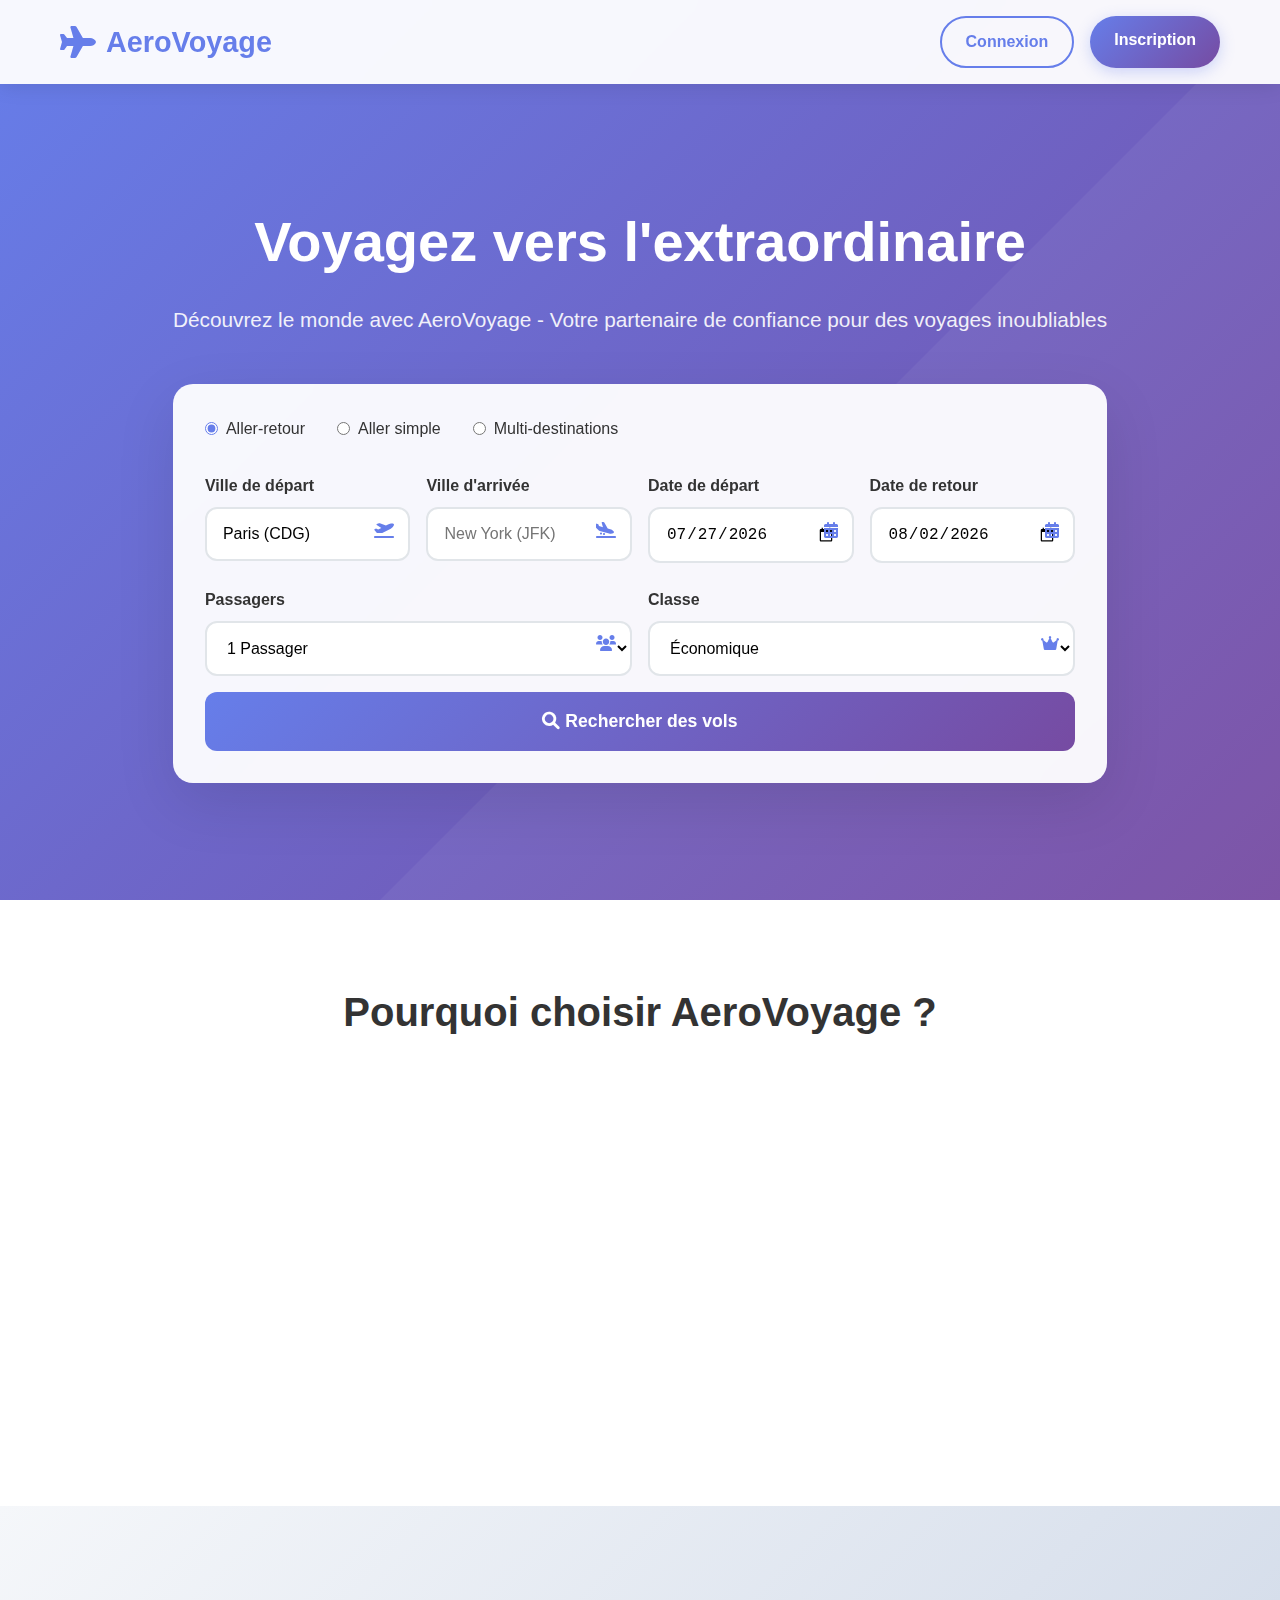
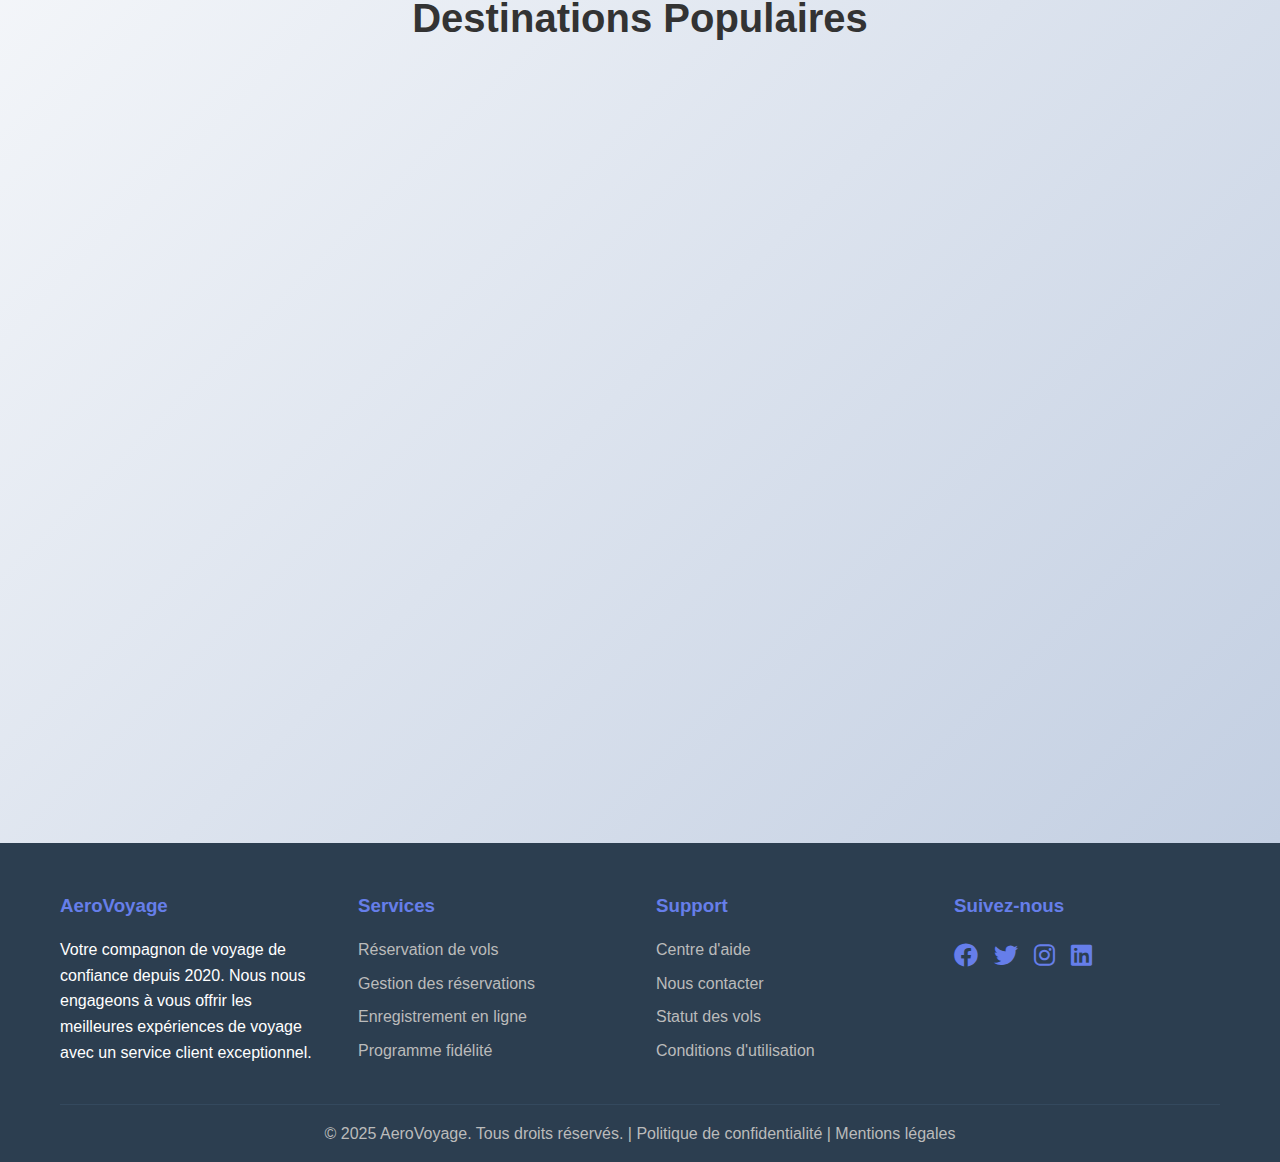
<file: fontend/index.html>
<!DOCTYPE html>
<html lang="fr">
<head>
    <meta charset="UTF-8">
    <meta name="viewport" content="width=device-width, initial-scale=1.0">
    <title>AeroVoyage - Réservation de Vols Premium</title>
    <link href="https://cdnjs.cloudflare.com/ajax/libs/font-awesome/6.0.0/css/all.min.css" rel="stylesheet">
    <link rel="stylesheet" href="./css/style.css">
</head>
<body>
    <header class="header">
        <div class="container">
            <nav class="nav">
                <div class="logo">
                    <i class="fas fa-plane"></i>
                    AeroVoyage
                </div>
               
                <div class="auth-buttons">
                    <a href="/auth" class="btn btn-outline">Connexion</a>
                    <a href="/auth" class="btn btn-primary">Inscription</a>
                </div>
            </nav>
        </div>
    </header>

    <main>
        <section class="hero">
            <div class="container">
                <div class="hero-content">
                    <h1>Voyagez vers l'extraordinaire</h1>
                    <p>Découvrez le monde avec AeroVoyage - Votre partenaire de confiance pour des voyages inoubliables</p>
                </div>

                <div class="search-form">
                    <div class="form-header">
                        <div class="trip-type">
                            <label>
                                <input type="radio" name="trip" value="aller-retour" checked>
                                Aller-retour
                            </label>
                            <label>
                                <input type="radio" name="trip" value="aller-simple">
                                Aller simple
                            </label>
                            <label>
                                <input type="radio" name="trip" value="multi-destinations">
                                Multi-destinations
                            </label>
                        </div>
                    </div>

                    <div class="form-row">
                        <div class="form-group">
                            <label for="depart">Ville de départ</label>
                            <input type="text" id="depart" placeholder="Paris (CDG)" value="Paris (CDG)">
                            <i class="fas fa-plane-departure"></i>
                        </div>
                        <div class="form-group">
                            <label for="arrivee">Ville d'arrivée</label>
                            <input type="text" id="arrivee" placeholder="New York (JFK)">
                            <i class="fas fa-plane-arrival"></i>
                        </div>
                        <div class="form-group">
                            <label for="date-depart">Date de départ</label>
                            <input type="date" id="date-depart">
                            <i class="fas fa-calendar-alt"></i>
                        </div>
                        <div class="form-group">
                            <label for="date-retour">Date de retour</label>
                            <input type="date" id="date-retour">
                            <i class="fas fa-calendar-alt"></i>
                        </div>
                    </div>

                    <div class="passengers-class">
                        <div class="form-group">
                            <label for="passagers">Passagers</label>
                            <select id="passagers">
                                <option value="1">1 Passager</option>
                                <option value="2">2 Passagers</option>
                                <option value="3">3 Passagers</option>
                                <option value="4">4 Passagers</option>
                                <option value="5+">5+ Passagers</option>
                            </select>
                            <i class="fas fa-users"></i>
                        </div>
                        <div class="form-group">
                            <label for="classe">Classe</label>
                            <select id="classe">
                                <option value="economique">Économique</option>
                                <option value="premium">Premium Economy</option>
                                <option value="affaires">Classe Affaires</option>
                                <option value="premiere">Première Classe</option>
                            </select>
                            <i class="fas fa-crown"></i>
                        </div>
                    </div>

                    <button class="search-btn" onclick="searchFlights()">
                        <i class="fas fa-search"></i>
                        Rechercher des vols
                    </button>
                </div>
            </div>
        </section>

        <section class="features">
            <div class="container">
                <h2>Pourquoi choisir AeroVoyage ?</h2>
                <div class="features-grid">
                    <div class="feature-card">
                        <div class="feature-icon">
                            <i class="fas fa-shield-alt"></i>
                        </div>
                        <h3>Réservation Sécurisée</h3>
                        <p>Vos données sont protégées par un cryptage de niveau bancaire pour une tranquillité d'esprit totale</p>
                    </div>
                    <div class="feature-card">
                        <div class="feature-icon">
                            <i class="fas fa-clock"></i>
                        </div>
                        <h3>Support 24/7</h3>
                        <p>Notre équipe d'experts est disponible 24h/24 et 7j/7 pour vous accompagner dans tous vos voyages</p>
                    </div>
                    <div class="feature-card">
                        <div class="feature-icon">
                            <i class="fas fa-tags"></i>
                        </div>
                        <h3>Meilleurs Prix</h3>
                        <p>Nous comparons plus de 500 compagnies aériennes pour vous offrir les tarifs les plus avantageux</p>
                    </div>
                    <div class="feature-card">
                        <div class="feature-icon">
                            <i class="fas fa-mobile-alt"></i>
                        </div>
                        <h3>Application Mobile</h3>
                        <p>Gérez vos réservations, check-in et cartes d'embarquement directement depuis votre smartphone</p>
                    </div>
                </div>
            </div>
        </section>

        <section class="destinations">
            <div class="container">
                <h2>Destinations Populaires</h2>
                <div class="destinations-grid">
                    <div class="destination-card" onclick="searchDestination('tokyo')">
                        <div class="destination-image">
                            🗾
                        </div>
                        <div class="destination-info">
                            <h3>Tokyo, Japon</h3>
                            <p class="destination-price">À partir de 629€</p>
                        </div>
                    </div>
                    <div class="destination-card" onclick="searchDestination('newyork')">
                        <div class="destination-image">
                            🗽
                        </div>
                        <div class="destination-info">
                            <h3>New York, USA</h3>
                            <p class="destination-price">À partir de 349€</p>
                        </div>
                    </div>
                    <div class="destination-card" onclick="searchDestination('dubai')">
                        <div class="destination-image">
                            🏙️
                        </div>
                        <div class="destination-info">
                            <h3>Dubaï, EAU</h3>
                            <p class="destination-price">À partir de 299€</p>
                        </div>
                    </div>
                    <div class="destination-card" onclick="searchDestination('londres')">
                        <div class="destination-image">
                            🏰
                        </div>
                        <div class="destination-info">
                            <h3>Londres, UK</h3>
                            <p class="destination-price">À partir de 89€</p>
                        </div>
                    </div>
                    <div class="destination-card" onclick="searchDestination('sydney')">
                        <div class="destination-image">
                            🦘
                        </div>
                        <div class="destination-info">
                            <h3>Sydney, Australie</h3>
                            <p class="destination-price">À partir de 799€</p>
                        </div>
                    </div>
                    <div class="destination-card" onclick="searchDestination('singapour')">
                        <div class="destination-image">
                            🌆
                        </div>
                        <div class="destination-info">
                            <h3>Singapour</h3>
                            <p class="destination-price">À partir de 549€</p>
                        </div>
                    </div>
                </div>
            </div>
        </section>
    </main>

    <footer class="footer">
        <div class="container">
            <div class="footer-content">
                <div class="footer-section">
                    <h3>AeroVoyage</h3>
                    <p>Votre compagnon de voyage de confiance depuis 2020. Nous nous engageons à vous offrir les meilleures expériences de voyage avec un service client exceptionnel.</p>
                </div>
                <div class="footer-section">
                    <h3>Services</h3>
                    <ul>
                        <li><a href="#">Réservation de vols</a></li>
                        <li><a href="#">Gestion des réservations</a></li>
                        <li><a href="#">Enregistrement en ligne</a></li>
                        <li><a href="#">Programme fidélité</a></li>
                    </ul>
                </div>
                <div class="footer-section">
                    <h3>Support</h3>
                    <ul>
                        <li><a href="#">Centre d'aide</a></li>
                        <li><a href="#">Nous contacter</a></li>
                        <li><a href="#">Statut des vols</a></li>
                        <li><a href="#">Conditions d'utilisation</a></li>
                    </ul>
                </div>
                <div class="footer-section">
                    <h3>Suivez-nous</h3>
                    <div style="display: flex; gap: 1rem; margin-top: 1rem;">
                        <a href="#" style="color: #667eea; font-size: 1.5rem;"><i class="fab fa-facebook"></i></a>
                        <a href="#" style="color: #667eea; font-size: 1.5rem;"><i class="fab fa-twitter"></i></a>
                        <a href="#" style="color: #667eea; font-size: 1.5rem;"><i class="fab fa-instagram"></i></a>
                        <a href="#" style="color: #667eea; font-size: 1.5rem;"><i class="fab fa-linkedin"></i></a>
                    </div>
                </div>
            </div>
            <div class="footer-bottom">
                <p>&copy; 2025 AeroVoyage. Tous droits réservés. | Politique de confidentialité | Mentions légales</p>
            </div>
        </div>
    </footer>

    <script src="./js/script_client.js"></script>
</body>
</html>
</file>
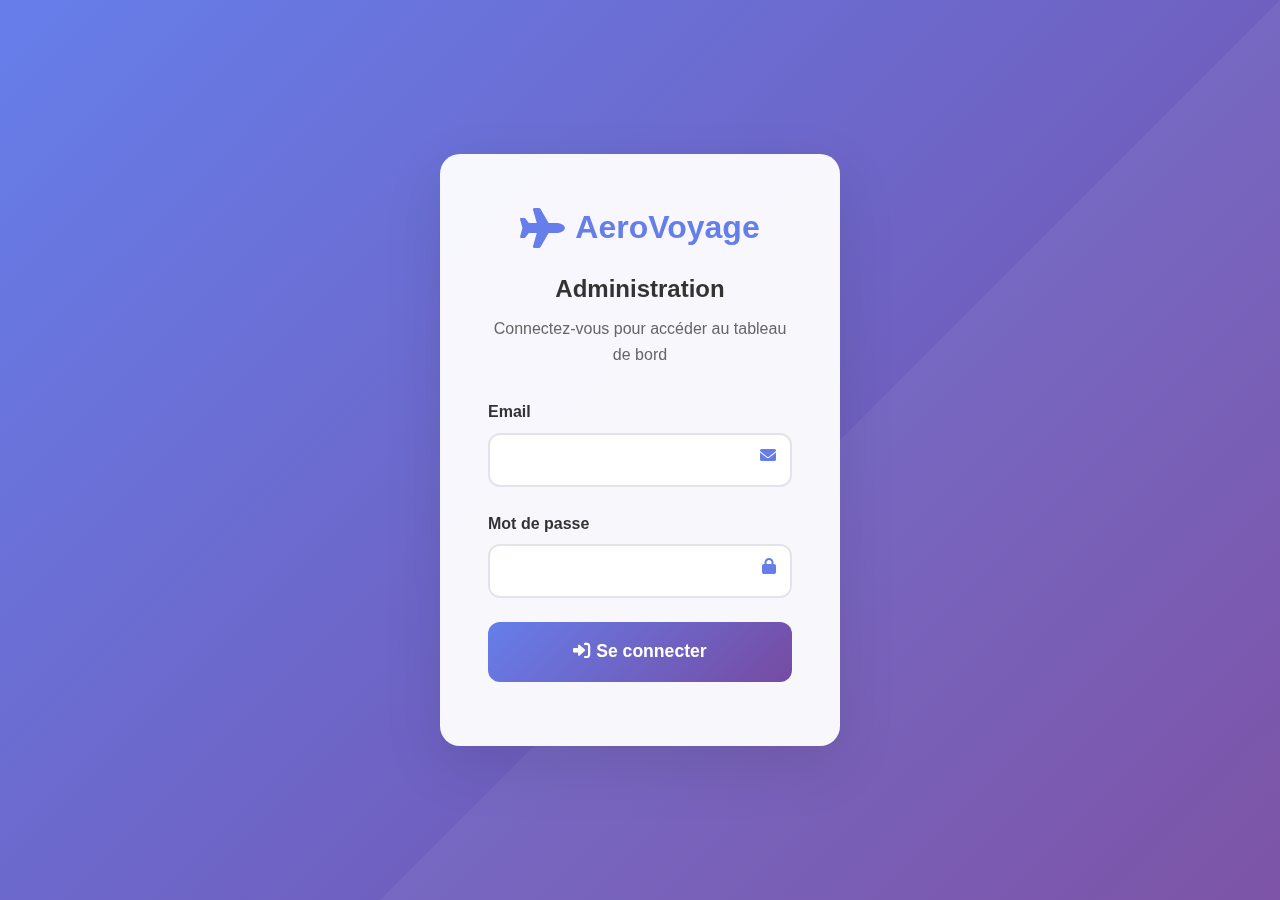
<file: fontend/Admin/index.html>
<!DOCTYPE html>
<html lang="fr">
<head>
    <meta charset="UTF-8">
    <meta name="viewport" content="width=device-width, initial-scale=1.0">
    <title>AeroVoyage - Administration</title>
    <link href="https://cdnjs.cloudflare.com/ajax/libs/font-awesome/6.0.0/css/all.min.css" rel="stylesheet">
    <link rel="stylesheet" href="./css/style.css">
</head>
<body>
    <!-- Page de connexion -->
    <div id="login-page" class="login-page">
        <div class="login-container">
            <div class="login-header">
                <div class="login-logo">
                    <i class="fas fa-plane"></i>
                    AeroVoyage
                </div>
                <h2 class="login-title">Administration</h2>
                <p class="login-subtitle">Connectez-vous pour accéder au tableau de bord</p>
            </div>

            <div id="alert-container"></div>

            <form id="login-form">
                <div class="form-group">
                    <label for="email">Email</label>
                    <input type="email" id="email" name="email" required>
                    <i class="fas fa-envelope"></i>
                </div>
                <div class="form-group">
                    <label for="password">Mot de passe</label>
                    <input type="password" id="password" name="password" required>
                    <i class="fas fa-lock"></i>
                </div>
                <button type="submit" id="login-btn" class="login-btn">
                    <i class="fas fa-sign-in-alt"></i>
                    Se connecter
                </button>
            </form>
        </div>
    </div>

    <!-- Dashboard -->
    <div id="dashboard" class="dashboard">
        <!-- Sidebar -->
        <div class="sidebar">
            <div class="sidebar-header">
                <div class="sidebar-logo">
                    <i class="fas fa-plane"></i>
                    AeroVoyage Admin
                </div>
            </div>

            <nav class="sidebar-nav">
                <div class="nav-item">
                    <a class="nav-link active" onclick="showSection('dashboard')">
                        <i class="fas fa-tachometer-alt"></i>
                        Tableau de bord
                    </a>
                </div>
                <div class="nav-item">
                    <a class="nav-link" onclick="showSection('vols')">
                        <i class="fas fa-plane-departure"></i>
                        Gestion des vols
                    </a>
                </div>
                <div class="nav-item">
                    <a class="nav-link" onclick="showSection('reservations')">
                        <i class="fas fa-ticket-alt"></i>
                        Réservations
                    </a>
                </div>
                <div class="nav-item">
                    <a class="nav-link" onclick="showSection('statistiques')">
                        <i class="fas fa-chart-bar"></i>
                        Statistiques
                    </a>
                </div>
            </nav>

            <div class="user-info">
                <div class="user-avatar">
                    <div class="avatar" id="user-avatar">A</div>
                    <div>
                        <div id="user-name">Admin</div>
                        <div style="font-size: 0.8rem; color: #cbd5e0;">Administrateur</div>
                    </div>
                </div>
                <button class="logout-btn" onclick="logout()">
                    <i class="fas fa-sign-out-alt"></i>
                    Déconnexion
                </button>
            </div>
        </div>

        <!-- Main Content -->
        <div class="main-content">
            <div class="topbar">
                <h1 class="page-title" id="page-title">Tableau de bord</h1>
                <div style="display: flex; align-items: center; gap: 1rem;">
                    <span id="current-time"></span>
                    <i class="fas fa-bell" style="color: #718096; font-size: 1.2rem;"></i>
                </div>
            </div>

            <div class="content">
                <!-- Dashboard Section -->
                <div id="dashboard-section" class="section active">
                    <div class="stats-grid">
                        <div class="stat-card">
                            <div class="stat-header">
                                <span class="stat-title">Total Vols</span>
                                <div class="stat-icon">
                                    <i class="fas fa-plane"></i>
                                </div>
                            </div>
                            <div class="stat-value" id="total-vols">-</div>
                        </div>
                        <div class="stat-card">
                            <div class="stat-header">
                                <span class="stat-title">Vols ce mois</span>
                                <div class="stat-icon">
                                    <i class="fas fa-calendar"></i>
                                </div>
                            </div>
                            <div class="stat-value" id="vols-mois">-</div>
                        </div>
                        <div class="stat-card">
                            <div class="stat-header">
                                <span class="stat-title">Taux occupation</span>
                                <div class="stat-icon">
                                    <i class="fas fa-users"></i>
                                </div>
                            </div>
                            <div class="stat-value" id="taux-occupation">-</div>
                        </div>
                        <div class="stat-card">
                            <div class="stat-header">
                                <span class="stat-title">Revenus mensuels</span>
                                <div class="stat-icon">
                                    <i class="fas fa-euro-sign"></i>
                                </div>
                            </div>
                            <div class="stat-value" id="revenus-mensuels">-</div>
                        </div>
                    </div>

                    <div class="data-table">
                        <div class="table-header">
                            <h3 class="table-title">Dernières réservations</h3>
                        </div>
                        <div id="recent-reservations">
                            <div class="loading">
                                <i class="fas fa-spinner fa-spin"></i>
                                Chargement...
                            </div>
                        </div>
                    </div>
                </div>

                <!-- Vols Section -->
                <div id="vols-section" class="section" style="display: none;">
                    <div class="data-table">
                        <div class="table-header">
                            <h3 class="table-title">Gestion des vols</h3>
                            <button class="btn btn-primary" onclick="showAddVolModal()">
                                <i class="fas fa-plus"></i>
                                Nouveau vol
                            </button>
                        </div>
                        <div id="vols-table">
                            <div class="loading">
                                <i class="fas fa-spinner fa-spin"></i>
                                Chargement des vols...
                            </div>
                        </div>
                    </div>
                </div>

                <!-- Réservations Section -->
                <div id="reservations-section" class="section" style="display: none;">
                    <div class="data-table">
                        <div class="table-header">
                            <h3 class="table-title">Toutes les réservations</h3>
                            <div style="display: flex; gap: 1rem;">
                                <select id="filter-statut" onchange="loadReservations()">
                                    <option value="">Tous les statuts</option>
                                    <option value="confirme">Confirmé</option>
                                    <option value="en_attente">En attente</option>
                                    <option value="annule">Annulé</option>
                                </select>
                            </div>
                        </div>
                        <div id="reservations-table">
                            <div class="loading">
                                <i class="fas fa-spinner fa-spin"></i>
                                Chargement des réservations...
                            </div>
                        </div>
                    </div>
                </div>

                <!-- Statistiques Section -->
                <div id="statistiques-section" class="section" style="display: none;">
                    <h2>Statistiques détaillées</h2>
                    <p>Section en cours de développement...</p>
                </div>
            </div>
        </div>
    </div>

    <!-- Modal Nouveau Vol -->
    <div id="add-vol-modal" class="form-modal">
        <div class="modal-content">
            <div class="modal-header">
                <h3 class="modal-title">Nouveau Vol</h3>
                <button class="close-btn" onclick="closeModal()">&times;</button>
            </div>
            <form id="add-vol-form">
                <div class="form-row">
                    <div class="form-group">
                        <label>Code vol</label>
                        <input type="text" name="code_vol" required>
                    </div>
                    <div class="form-group">
                        <label>Type d'avion</label>
                        <input type="text" name="type_avion" required>
                    </div>
                </div>
                <div class="form-row">
                    <div class="form-group">
                        <label>Ville de départ</label>
                        <input type="text" name="ville_depart" required>
                    </div>
                    <div class="form-group">
                        <label>Ville d'arrivée</label>
                        <input type="text" name="ville_arrivee" required>
                    </div>
                </div>
                <div class="form-row">
                    <div class="form-group">
                        <label>Date de départ</label>
                        <input type="date" name="date_depart" required>
                    </div>
                    <div class="form-group">
                        <label>Heure de départ</label>
                        <input type="time" name="heure_depart" required>
                    </div>
                </div>
                <div class="form-row">
                    <div class="form-group">
                        <label>Date d'arrivée</label>
                        <input type="date" name="date_arrivee" required>
                    </div>
                    <div class="form-group">
                        <label>Heure d'arrivée</label>
                        <input type="time" name="heure_arrivee" required>
                    </div>
                </div>
                <div class="form-group">
                    <label>Nombre total de places</label>
                    <input type="number" name="nombre_total_places" required min="1">
                </div>
                <!-- Remplacer cette partie dans le formulaire -->
<h4>Configuration des classes</h4>
<div class="form-row">
    <div class="form-group">
        <label>Économique</label>
        <input type="number" name="economique" min="0" value="0" required>
    </div>
    <div class="form-group">
        <label>Affaires</label>
        <input type="number" name="affaires" min="0" value="0" required>
    </div>
</div>
                <div class="form-row">
                    <button type="button" class="btn" onclick="closeModal()" style="background: #718096;">Annuler</button>
                    <button type="submit" class="btn btn-primary">Créer le vol</button>
                </div>
            </form>
        </div>
    </div>

    <script src="./js/script.js"></script>
</body>
</html>
</file>
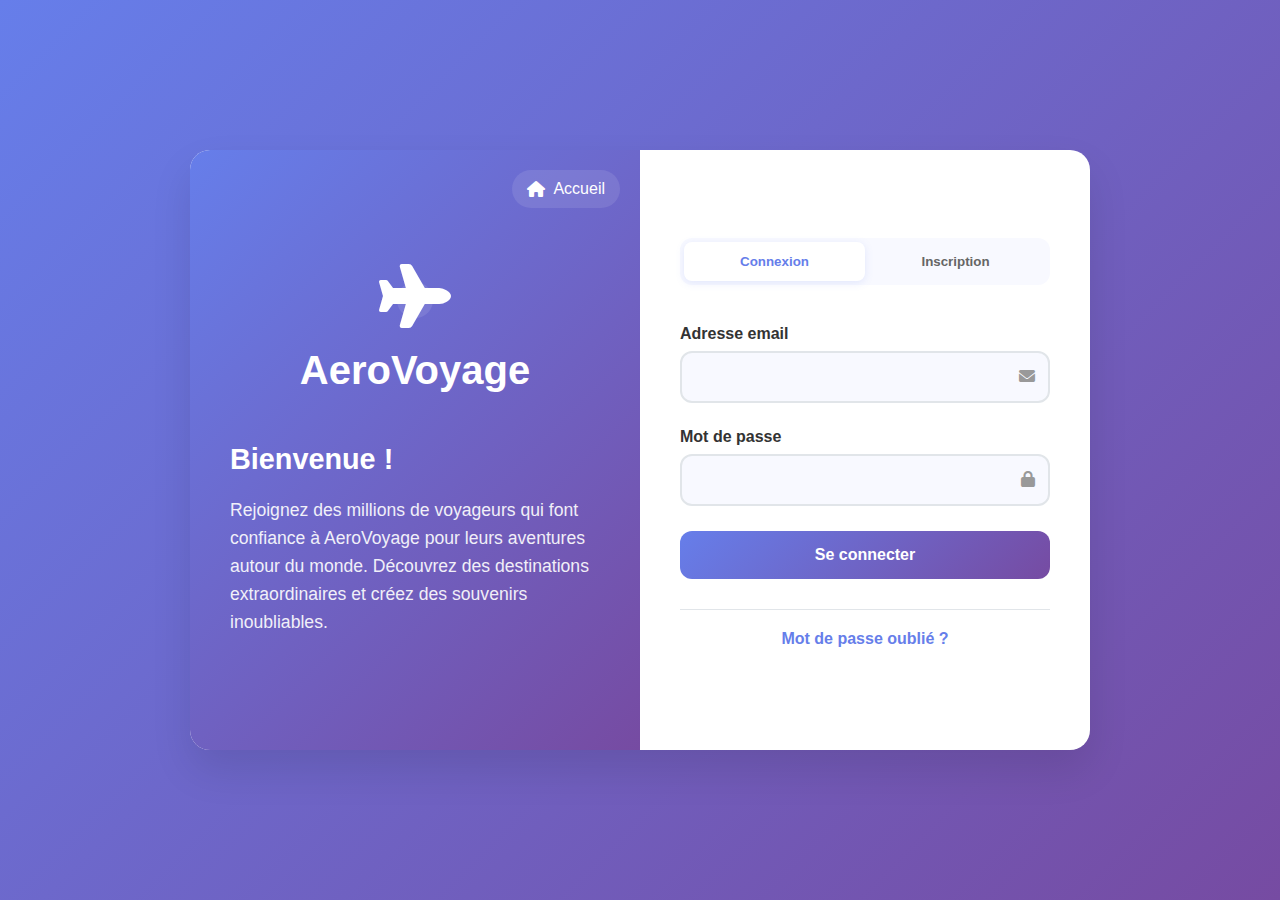
<file: fontend/auth/index.html>
<!DOCTYPE html>
<html lang="fr">
<head>
    <meta charset="UTF-8">
    <meta name="viewport" content="width=device-width, initial-scale=1.0">
    <title>Connexion - AeroVoyage</title>
    <link href="https://cdnjs.cloudflare.com/ajax/libs/font-awesome/6.0.0/css/all.min.css" rel="stylesheet">
    <link rel="stylesheet" href="./style.css">
</head>
<body>
    <div class="auth-container">
        <div class="auth-left">
            <a href="/" class="back-home">
                <i class="fas fa-home"></i>
                Accueil
            </a>
            <div class="logo-section">
                <i class="fas fa-plane"></i>
                <h1>AeroVoyage</h1>
            </div>
            <div class="welcome-text">
                <h2>Bienvenue !</h2>
                <p>Rejoignez des millions de voyageurs qui font confiance à AeroVoyage pour leurs aventures autour du monde. Découvrez des destinations extraordinaires et créez des souvenirs inoubliables.</p>
            </div>
        </div>

        <div class="auth-right">
            <div class="auth-tabs">
                <button class="tab-button active" onclick="switchTab('login')">Connexion</button>
                <button class="tab-button" onclick="switchTab('register')">Inscription</button>
            </div>

            <div id="alert" class="alert"></div>

            <!-- Formulaire de connexion -->
            <form id="loginForm" class="auth-form active">
                <div class="form-group">
                    <label for="loginEmail">Adresse email</label>
                    <input type="email" id="loginEmail" name="email" required>
                    <i class="fas fa-envelope input-icon"></i>
                </div>
                
                <div class="form-group">
                    <label for="loginPassword">Mot de passe</label>
                    <input type="password" id="loginPassword" name="password" required>
                    <i class="fas fa-lock input-icon"></i>
                </div>

                <button type="submit" class="submit-btn">
                    <span class="text">Se connecter</span>
                    <i class="fas fa-spinner loading"></i>
                </button>

                <div class="form-footer">
                    <p><a href="#" class="forgot-password">Mot de passe oublié ?</a></p>
                </div>
            </form>

            <!-- Formulaire d'inscription -->
            <form id="registerForm" class="auth-form">
                <div class="form-group">
                    <label for="registerNom">Nom complet</label>
                    <input type="text" id="registerNom" name="nom" required>
                    <i class="fas fa-user input-icon"></i>
                </div>

                <div class="form-group">
                    <label for="registerEmail">Adresse email</label>
                    <input type="email" id="registerEmail" name="email" required>
                    <i class="fas fa-envelope input-icon"></i>
                </div>
                
                <div class="form-group">
                    <label for="registerPassword">Mot de passe</label>
                    <input type="password" id="registerPassword" name="password" required minlength="8">
                    <i class="fas fa-lock input-icon"></i>
                </div>

                <div class="form-group">
                    <label for="registerPasswordConfirm">Confirmer le mot de passe</label>
                    <input type="password" id="registerPasswordConfirm" name="password_confirmation" required>
                    <i class="fas fa-lock input-icon"></i>
                </div>

                <button type="submit" class="submit-btn">
                    <span class="text">S'inscrire</span>
                    <i class="fas fa-spinner loading"></i>
                </button>

                <div class="form-footer">
                    <p>En vous inscrivant, vous acceptez nos conditions d'utilisation.</p>
                </div>
            </form>
        </div>
    </div>
    <script src="./script.js"></script>
</body>
</html>
</file>
<file: fontend/css/style.css>
* {
            margin: 0;
            padding: 0;
            box-sizing: border-box;
        }

        body {
            font-family: 'Segoe UI', Tahoma, Geneva, Verdana, sans-serif;
            line-height: 1.6;
            color: #333;
            background: linear-gradient(135deg, #667eea 0%, #764ba2 100%);
        }

        .container {
            max-width: 1200px;
            margin: 0 auto;
            padding: 0 20px;
        }

        /* Header */
        .header {
            background: rgba(255, 255, 255, 0.95);
            backdrop-filter: blur(10px);
            box-shadow: 0 2px 20px rgba(0,0,0,0.1);
            position: fixed;
            width: 100%;
            top: 0;
            z-index: 1000;
        }

        .nav {
            display: flex;
            justify-content: space-between;
            align-items: center;
            padding: 1rem 0;
        }

        .logo {
            display: flex;
            align-items: center;
            font-size: 1.8rem;
            font-weight: bold;
            color: #667eea;
        }

        .logo i {
            margin-right: 10px;
            font-size: 2rem;
        }

        .nav-links {
            display: flex;
            list-style: none;
            gap: 2rem;
        }

        .nav-links a {
            text-decoration: none;
            color: #333;
            font-weight: 500;
            transition: color 0.3s;
        }

        .nav-links a:hover {
            color: #667eea;
        }

        .auth-buttons {
            display: flex;
            gap: 1rem;
        }

        .btn {
            padding: 0.7rem 1.5rem;
            border: none;
            border-radius: 50px;
            font-weight: 600;
            text-decoration: none;
            display: inline-block;
            transition: all 0.3s;
            cursor: pointer;
        }

        .btn-outline {
            background: transparent;
            color: #667eea;
            border: 2px solid #667eea;
        }

        .btn-primary {
            background: linear-gradient(135deg, #667eea 0%, #764ba2 100%);
            color: white;
            box-shadow: 0 4px 15px rgba(102, 126, 234, 0.3);
        }

        .btn:hover {
            transform: translateY(-2px);
            box-shadow: 0 8px 25px rgba(0,0,0,0.15);
        }

        /* Hero Section */
        .hero {
            min-height: 100vh;
            display: flex;
            align-items: center;
            padding-top: 80px;
            background: linear-gradient(135deg, #667eea 0%, #764ba2 100%);
            position: relative;
            overflow: hidden;
        }

        .hero::before {
            content: '';
            position: absolute;
            top: 0;
            left: 0;
            right: 0;
            bottom: 0;
            background: url('data:image/svg+xml,<svg xmlns="http://www.w3.org/2000/svg" viewBox="0 0 1000 1000"><polygon fill="rgba(255,255,255,0.05)" points="0,1000 1000,0 1000,1000"/></svg>') no-repeat;
            background-size: cover;
        }

        .hero-content {
            position: relative;
            z-index: 2;
            color: white;
            text-align: center;
            margin-bottom: 3rem;
        }

        .hero h1 {
            font-size: 3.5rem;
            margin-bottom: 1rem;
            font-weight: 700;
        }

        .hero p {
            font-size: 1.3rem;
            margin-bottom: 2rem;
            opacity: 0.9;
        }

        /* Search Form */
        .search-form {
            background: rgba(255, 255, 255, 0.95);
            backdrop-filter: blur(10px);
            padding: 2rem;
            border-radius: 20px;
            box-shadow: 0 20px 60px rgba(0,0,0,0.1);
            position: relative;
            z-index: 2;
            margin-top: 2rem;
        }

        .form-header {
            display: flex;
            justify-content: space-between;
            align-items: center;
            margin-bottom: 2rem;
        }

        .trip-type {
            display: flex;
            gap: 2rem;
        }

        .trip-type label {
            display: flex;
            align-items: center;
            font-weight: 500;
            color: #333;
            cursor: pointer;
        }

        .trip-type input[type="radio"] {
            margin-right: 0.5rem;
            accent-color: #667eea;
        }

        .form-row {
            display: grid;
            grid-template-columns: repeat(auto-fit, minmax(200px, 1fr));
            gap: 1rem;
            margin-bottom: 1.5rem;
        }

        .form-group {
            position: relative;
        }

        .form-group label {
            display: block;
            margin-bottom: 0.5rem;
            font-weight: 600;
            color: #333;
        }

        .form-group input, .form-group select {
            width: 100%;
            padding: 1rem;
            border: 2px solid #e1e5e9;
            border-radius: 12px;
            font-size: 1rem;
            transition: border-color 0.3s;
            background: white;
        }

        .form-group input:focus, .form-group select:focus {
            outline: none;
            border-color: #667eea;
            box-shadow: 0 0 0 3px rgba(102, 126, 234, 0.1);
        }

        .form-group i {
            position: absolute;
            right: 1rem;
            top: 50%;
            transform: translateY(-50%);
            color: #667eea;
            margin-top: 12px;
        }

        .passengers-class {
            display: grid;
            grid-template-columns: 1fr 1fr;
            gap: 1rem;
        }

        .search-btn {
            width: 100%;
            padding: 1.2rem;
            background: linear-gradient(135deg, #667eea 0%, #764ba2 100%);
            color: white;
            border: none;
            border-radius: 12px;
            font-size: 1.1rem;
            font-weight: 600;
            cursor: pointer;
            transition: all 0.3s;
            margin-top: 1rem;
        }

        .search-btn:hover {
            transform: translateY(-2px);
            box-shadow: 0 8px 25px rgba(102, 126, 234, 0.3);
        }

        /* Features Section */
        .features {
            padding: 5rem 0;
            background: white;
        }

        .features h2 {
            text-align: center;
            font-size: 2.5rem;
            margin-bottom: 3rem;
            color: #333;
        }

        .features-grid {
            display: grid;
            grid-template-columns: repeat(auto-fit, minmax(250px, 1fr));
            gap: 2rem;
        }

        .feature-card {
            text-align: center;
            padding: 2rem;
            border-radius: 15px;
            transition: transform 0.3s;
        }

        .feature-card:hover {
            transform: translateY(-5px);
        }

        .feature-icon {
            width: 80px;
            height: 80px;
            margin: 0 auto 1rem;
            background: linear-gradient(135deg, #667eea 0%, #764ba2 100%);
            border-radius: 50%;
            display: flex;
            align-items: center;
            justify-content: center;
            color: white;
            font-size: 2rem;
        }

        .feature-card h3 {
            margin-bottom: 1rem;
            color: #333;
        }

        .feature-card p {
            color: #666;
        }

        /* Popular Destinations */
        .destinations {
            padding: 5rem 0;
            background: linear-gradient(135deg, #f5f7fa 0%, #c3cfe2 100%);
        }

        .destinations h2 {
            text-align: center;
            font-size: 2.5rem;
            margin-bottom: 3rem;
            color: #333;
        }

        .destinations-grid {
            display: grid;
            grid-template-columns: repeat(auto-fit, minmax(280px, 1fr));
            gap: 2rem;
        }

        .destination-card {
            background: white;
            border-radius: 15px;
            overflow: hidden;
            box-shadow: 0 10px 30px rgba(0,0,0,0.1);
            transition: transform 0.3s;
            cursor: pointer;
        }

        .destination-card:hover {
            transform: translateY(-5px);
        }

        .destination-image {
            height: 200px;
            background: linear-gradient(135deg, #667eea 0%, #764ba2 100%);
            display: flex;
            align-items: center;
            justify-content: center;
            color: white;
            font-size: 3rem;
        }

        .destination-info {
            padding: 1.5rem;
        }

        .destination-info h3 {
            margin-bottom: 0.5rem;
            color: #333;
        }

        .destination-price {
            color: #667eea;
            font-size: 1.2rem;
            font-weight: bold;
        }

        /* Footer */
        .footer {
            background: #2c3e50;
            color: white;
            padding: 3rem 0 1rem;
        }

        .footer-content {
            display: grid;
            grid-template-columns: repeat(auto-fit, minmax(250px, 1fr));
            gap: 2rem;
            margin-bottom: 2rem;
        }

        .footer-section h3 {
            margin-bottom: 1rem;
            color: #667eea;
        }

        .footer-section ul {
            list-style: none;
        }

        .footer-section ul li {
            margin-bottom: 0.5rem;
        }

        .footer-section ul li a {
            color: #bbb;
            text-decoration: none;
            transition: color 0.3s;
        }

        .footer-section ul li a:hover {
            color: white;
        }

        .footer-bottom {
            border-top: 1px solid #34495e;
            padding-top: 1rem;
            text-align: center;
            color: #bbb;
        }

        /* Responsive */
        @media (max-width: 768px) {
            .nav-links {
                display: none;
            }

            .hero h1 {
                font-size: 2.5rem;
            }

            .form-row {
                grid-template-columns: 1fr;
            }

            .passengers-class {
                grid-template-columns: 1fr;
            }
        }

        /* Animations */
        @keyframes fadeInUp {
            from {
                opacity: 0;
                transform: translateY(30px);
            }
            to {
                opacity: 1;
                transform: translateY(0);
            }
        }

        .search-form {
            animation: fadeInUp 0.8s ease-out;
        }

        .feature-card {
            animation: fadeInUp 0.8s ease-out;
        }

        .destination-card {
            animation: fadeInUp 0.8s ease-out;
        }
</file>
<file: fontend/Admin/css/style.css>
* {
            margin: 0;
            padding: 0;
            box-sizing: border-box;
        }

        body {
            font-family: 'Segoe UI', Tahoma, Geneva, Verdana, sans-serif;
            line-height: 1.6;
            color: #333;
            background: #f8fafc;
        }

        .container {
            max-width: 1200px;
            margin: 0 auto;
            padding: 0 20px;
        }

        /* Login Page */
        .login-page {
            min-height: 100vh;
            display: flex;
            align-items: center;
            justify-content: center;
            background: linear-gradient(135deg, #667eea 0%, #764ba2 100%);
            position: relative;
            overflow: hidden;
        }

        .login-page::before {
            content: '';
            position: absolute;
            top: 0;
            left: 0;
            right: 0;
            bottom: 0;
            background: url('data:image/svg+xml,<svg xmlns="http://www.w3.org/2000/svg" viewBox="0 0 1000 1000"><polygon fill="rgba(255,255,255,0.05)" points="0,1000 1000,0 1000,1000"/></svg>') no-repeat;
            background-size: cover;
        }

        .login-container {
            background: rgba(255, 255, 255, 0.95);
            backdrop-filter: blur(10px);
            border-radius: 20px;
            box-shadow: 0 20px 60px rgba(0,0,0,0.1);
            padding: 3rem;
            width: 100%;
            max-width: 400px;
            position: relative;
            z-index: 2;
        }

        .login-header {
            text-align: center;
            margin-bottom: 2rem;
        }

        .login-logo {
            display: flex;
            align-items: center;
            justify-content: center;
            font-size: 2rem;
            font-weight: bold;
            color: #667eea;
            margin-bottom: 1rem;
        }

        .login-logo i {
            margin-right: 10px;
            font-size: 2.5rem;
        }

        .login-title {
            color: #333;
            font-size: 1.5rem;
            margin-bottom: 0.5rem;
        }

        .login-subtitle {
            color: #666;
            font-size: 1rem;
        }

        .form-group {
            margin-bottom: 1.5rem;
            position: relative;
        }

        .form-group label {
            display: block;
            margin-bottom: 0.5rem;
            font-weight: 600;
            color: #333;
        }

        .form-group input {
            width: 100%;
            padding: 1rem;
            border: 2px solid #e1e5e9;
            border-radius: 12px;
            font-size: 1rem;
            transition: border-color 0.3s;
            background: white;
        }

        .form-group input:focus {
            outline: none;
            border-color: #667eea;
            box-shadow: 0 0 0 3px rgba(102, 126, 234, 0.1);
        }

        .form-group i {
            position: absolute;
            right: 1rem;
            top: 50%;
            transform: translateY(-50%);
            color: #667eea;
            margin-top: 12px;
        }

        .login-btn {
            width: 100%;
            padding: 1.2rem;
            background: linear-gradient(135deg, #667eea 0%, #764ba2 100%);
            color: white;
            border: none;
            border-radius: 12px;
            font-size: 1.1rem;
            font-weight: 600;
            cursor: pointer;
            transition: all 0.3s;
            margin-bottom: 1rem;
        }

        .login-btn:hover {
            transform: translateY(-2px);
            box-shadow: 0 8px 25px rgba(102, 126, 234, 0.3);
        }

        .login-btn:disabled {
            opacity: 0.6;
            cursor: not-allowed;
            transform: none;
        }

        .alert {
            padding: 1rem;
            border-radius: 8px;
            margin-bottom: 1rem;
            font-weight: 500;
        }

        .alert-error {
            background: #fee;
            color: #c53030;
            border: 1px solid #feb2b2;
        }

        .alert-success {
            background: #f0fff4;
            color: #38a169;
            border: 1px solid #9ae6b4;
        }

        /* Dashboard */
        .dashboard {
            display: none;
            min-height: 100vh;
        }

        .dashboard.active {
            display: block;
        }

        /* Sidebar */
        .sidebar {
            position: fixed;
            top: 0;
            left: 0;
            height: 100vh;
            width: 280px;
            background: linear-gradient(180deg, #2d3748 0%, #1a202c 100%);
            color: white;
            z-index: 1000;
            transition: all 0.3s;
        }

        .sidebar-header {
            padding: 2rem 1.5rem;
            border-bottom: 1px solid #4a5568;
        }

        .sidebar-logo {
            display: flex;
            align-items: center;
            font-size: 1.5rem;
            font-weight: bold;
            color: #667eea;
        }

        .sidebar-logo i {
            margin-right: 10px;
            font-size: 1.8rem;
        }

        .sidebar-nav {
            padding: 1rem 0;
        }

        .nav-item {
            margin-bottom: 0.5rem;
        }

        .nav-link {
            display: flex;
            align-items: center;
            padding: 1rem 1.5rem;
            color: #cbd5e0;
            text-decoration: none;
            transition: all 0.3s;
            cursor: pointer;
        }

        .nav-link:hover {
            background: #4a5568;
            color: white;
        }

        .nav-link.active {
            background: #667eea;
            color: white;
        }

        .nav-link i {
            margin-right: 1rem;
            width: 20px;
        }

        .user-info {
            position: absolute;
            bottom: 0;
            left: 0;
            right: 0;
            padding: 1.5rem;
            border-top: 1px solid #4a5568;
        }

        .user-avatar {
            display: flex;
            align-items: center;
            margin-bottom: 1rem;
        }

        .avatar {
            width: 40px;
            height: 40px;
            border-radius: 50%;
            background: #667eea;
            display: flex;
            align-items: center;
            justify-content: center;
            color: white;
            font-weight: bold;
            margin-right: 1rem;
        }

        .logout-btn {
            width: 100%;
            padding: 0.8rem;
            background: #e53e3e;
            color: white;
            border: none;
            border-radius: 8px;
            cursor: pointer;
            transition: background 0.3s;
        }

        .logout-btn:hover {
            background: #c53030;
        }

        /* Main Content */
        .main-content {
            margin-left: 280px;
            min-height: 100vh;
            background: #f8fafc;
        }

        .topbar {
            background: white;
            padding: 1rem 2rem;
            box-shadow: 0 2px 10px rgba(0,0,0,0.05);
            display: flex;
            justify-content: space-between;
            align-items: center;
        }

        .page-title {
            font-size: 1.8rem;
            font-weight: 700;
            color: #2d3748;
        }

        .content {
            padding: 2rem;
        }

        /* Stats Cards */
        .stats-grid {
            display: grid;
            grid-template-columns: repeat(auto-fit, minmax(250px, 1fr));
            gap: 1.5rem;
            margin-bottom: 2rem;
        }

        .stat-card {
            background: white;
            padding: 2rem;
            border-radius: 15px;
            box-shadow: 0 5px 20px rgba(0,0,0,0.05);
            position: relative;
            overflow: hidden;
        }

        .stat-card::before {
            content: '';
            position: absolute;
            top: 0;
            left: 0;
            width: 4px;
            height: 100%;
            background: linear-gradient(135deg, #667eea 0%, #764ba2 100%);
        }

        .stat-header {
            display: flex;
            justify-content: space-between;
            align-items: center;
            margin-bottom: 1rem;
        }

        .stat-title {
            color: #718096;
            font-size: 0.9rem;
            font-weight: 600;
            text-transform: uppercase;
        }

        .stat-icon {
            width: 50px;
            height: 50px;
            border-radius: 12px;
            background: linear-gradient(135deg, #667eea 0%, #764ba2 100%);
            display: flex;
            align-items: center;
            justify-content: center;
            color: white;
            font-size: 1.5rem;
        }

        .stat-value {
            font-size: 2.5rem;
            font-weight: 700;
            color: #2d3748;
        }

        /* Tables */
        .data-table {
            background: white;
            border-radius: 15px;
            overflow: hidden;
            box-shadow: 0 5px 20px rgba(0,0,0,0.05);
            margin-bottom: 2rem;
        }

        .table-header {
            padding: 1.5rem 2rem;
            background: #f8fafc;
            border-bottom: 1px solid #e2e8f0;
            display: flex;
            justify-content: space-between;
            align-items: center;
        }

        .table-title {
            font-size: 1.3rem;
            font-weight: 600;
            color: #2d3748;
        }

        .btn {
            padding: 0.7rem 1.5rem;
            border: none;
            border-radius: 8px;
            font-weight: 600;
            text-decoration: none;
            display: inline-block;
            transition: all 0.3s;
            cursor: pointer;
            font-size: 0.9rem;
        }

        .btn-primary {
            background: linear-gradient(135deg, #667eea 0%, #764ba2 100%);
            color: white;
        }

        .btn-success {
            background: #38a169;
            color: white;
        }

        .btn-danger {
            background: #e53e3e;
            color: white;
        }

        .btn-warning {
            background: #d69e2e;
            color: white;
        }

        .btn:hover {
            transform: translateY(-1px);
            box-shadow: 0 4px 15px rgba(0,0,0,0.15);
        }

        table {
            width: 100%;
            border-collapse: collapse;
        }

        th, td {
            padding: 1rem 2rem;
            text-align: left;
            border-bottom: 1px solid #e2e8f0;
        }

        th {
            background: #f8fafc;
            font-weight: 600;
            color: #4a5568;
            text-transform: uppercase;
            font-size: 0.8rem;
        }

        td {
            color: #2d3748;
        }

        tr:hover {
            background: #f8fafc;
        }

        .status-badge {
            padding: 0.3rem 0.8rem;
            border-radius: 20px;
            font-size: 0.8rem;
            font-weight: 600;
            text-transform: uppercase;
        }

        .status-confirme {
            background: #c6f6d5;
            color: #22543d;
        }

        .status-en-attente {
            background: #faf089;
            color: #744210;
        }

        .status-annule {
            background: #fed7d7;
            color: #742a2a;
        }

        /* Forms */
        .form-modal {
            display: none;
            position: fixed;
            top: 0;
            left: 0;
            width: 100%;
            height: 100%;
            background: rgba(0,0,0,0.5);
            z-index: 2000;
            backdrop-filter: blur(5px);
        }

        .form-modal.active {
            display: flex;
            align-items: center;
            justify-content: center;
        }

        .modal-content {
            background: white;
            border-radius: 15px;
            padding: 2rem;
            width: 90%;
            max-width: 600px;
            max-height: 90vh;
            overflow-y: auto;
        }

        .modal-header {
            display: flex;
            justify-content: space-between;
            align-items: center;
            margin-bottom: 2rem;
        }

        .modal-title {
            font-size: 1.5rem;
            font-weight: 600;
            color: #2d3748;
        }

        .close-btn {
            background: none;
            border: none;
            font-size: 1.5rem;
            cursor: pointer;
            color: #718096;
        }

        .form-row {
            display: grid;
            grid-template-columns: repeat(auto-fit, minmax(200px, 1fr));
            gap: 1rem;
            margin-bottom: 1rem;
        }

        .loading {
            text-align: center;
            padding: 2rem;
            color: #718096;
        }

        .empty-state {
            text-align: center;
            padding: 3rem;
            color: #718096;
        }

        .empty-state i {
            font-size: 3rem;
            margin-bottom: 1rem;
            color: #cbd5e0;
        }

        /* Responsive */
        @media (max-width: 768px) {
            .sidebar {
                transform: translateX(-100%);
            }

            .sidebar.active {
                transform: translateX(0);
            }

            .main-content {
                margin-left: 0;
            }

            .stats-grid {
                grid-template-columns: 1fr;
            }

            .table-header {
                flex-direction: column;
                gap: 1rem;
            }

            table {
                font-size: 0.8rem;
            }

            th, td {
                padding: 0.5rem;
            }
        }
</file>
<file: fontend/auth/style.css>
* {
            margin: 0;
            padding: 0;
            box-sizing: border-box;
        }

        body {
            font-family: 'Segoe UI', Tahoma, Geneva, Verdana, sans-serif;
            background: linear-gradient(135deg, #667eea 0%, #764ba2 100%);
            min-height: 100vh;
            display: flex;
            align-items: center;
            justify-content: center;
            padding: 20px;
        }

        .auth-container {
            background: white;
            border-radius: 20px;
            box-shadow: 0 20px 40px rgba(0, 0, 0, 0.1);
            overflow: hidden;
            max-width: 900px;
            width: 100%;
            display: flex;
            min-height: 600px;
            position: relative;
        }

        .auth-left {
            flex: 1;
            background: linear-gradient(135deg, #667eea 0%, #764ba2 100%);
            color: white;
            padding: 60px 40px;
            display: flex;
            flex-direction: column;
            justify-content: center;
            position: relative;
            overflow: hidden;
        }

        .auth-left::before {
            content: '';
            position: absolute;
            top: -50%;
            right: -50%;
            width: 200%;
            height: 200%;
            background: url('data:image/svg+xml,<svg xmlns="http://www.w3.org/2000/svg" viewBox="0 0 100 100"><circle cx="50" cy="50" r="2" fill="rgba(255,255,255,0.1)"/></svg>') repeat;
            animation: float 20s infinite linear;
        }

        @keyframes float {
            0% { transform: translateY(0) rotate(0deg); }
            100% { transform: translateY(-10px) rotate(360deg); }
        }

        .logo-section {
            text-align: center;
            margin-bottom: 40px;
            position: relative;
            z-index: 2;
        }

        .logo-section i {
            font-size: 4rem;
            margin-bottom: 20px;
            animation: pulse 2s infinite;
        }

        @keyframes pulse {
            0%, 100% { transform: scale(1); }
            50% { transform: scale(1.05); }
        }

        .logo-section h1 {
            font-size: 2.5rem;
            margin-bottom: 10px;
            font-weight: 700;
        }

        .welcome-text {
            position: relative;
            z-index: 2;
        }

        .welcome-text h2 {
            font-size: 1.8rem;
            margin-bottom: 20px;
            font-weight: 600;
        }

        .welcome-text p {
            font-size: 1.1rem;
            line-height: 1.6;
            opacity: 0.9;
        }

        .auth-right {
            flex: 1;
            padding: 60px 40px;
            display: flex;
            flex-direction: column;
            justify-content: center;
        }

        .back-home {
            position: absolute;
            top: 20px;
            right: 20px;
            background: rgba(255, 255, 255, 0.1);
            color: white;
            padding: 10px 15px;
            border-radius: 50px;
            text-decoration: none;
            display: flex;
            align-items: center;
            gap: 8px;
            transition: all 0.3s ease;
            z-index: 10;
        }

        .back-home:hover {
            background: rgba(255, 255, 255, 0.2);
            transform: translateX(-5px);
        }

        .auth-tabs {
            display: flex;
            margin-bottom: 40px;
            background: #f8f9ff;
            border-radius: 12px;
            padding: 4px;
        }

        .tab-button {
            flex: 1;
            padding: 12px 20px;
            background: transparent;
            border: none;
            border-radius: 8px;
            cursor: pointer;
            font-weight: 600;
            transition: all 0.3s ease;
            color: #666;
        }

        .tab-button.active {
            background: white;
            color: #667eea;
            box-shadow: 0 2px 8px rgba(102, 126, 234, 0.15);
        }

        .auth-form {
            display: none;
        }

        .auth-form.active {
            display: block;
        }

        .form-group {
            margin-bottom: 25px;
            position: relative;
        }

        .form-group label {
            display: block;
            margin-bottom: 8px;
            font-weight: 600;
            color: #333;
        }

        .form-group input {
            width: 100%;
            padding: 15px 20px;
            border: 2px solid #e1e5e9;
            border-radius: 12px;
            font-size: 16px;
            transition: all 0.3s ease;
            background: #f8f9ff;
        }

        .form-group input:focus {
            outline: none;
            border-color: #667eea;
            background: white;
            transform: translateY(-2px);
            box-shadow: 0 4px 12px rgba(102, 126, 234, 0.15);
        }

        .form-group .input-icon {
            position: absolute;
            right: 15px;
            top: 50%;
            transform: translateY(-50%);
            color: #999;
            margin-top: 12px;
        }

        .submit-btn {
            width: 100%;
            padding: 15px;
            background: linear-gradient(135deg, #667eea 0%, #764ba2 100%);
            color: white;
            border: none;
            border-radius: 12px;
            font-size: 16px;
            font-weight: 600;
            cursor: pointer;
            transition: all 0.3s ease;
            position: relative;
            overflow: hidden;
        }

        .submit-btn:hover {
            transform: translateY(-2px);
            box-shadow: 0 8px 25px rgba(102, 126, 234, 0.3);
        }

        .submit-btn:disabled {
            opacity: 0.7;
            cursor: not-allowed;
            transform: none;
        }

        .submit-btn .loading {
            display: none;
        }

        .submit-btn.loading .loading {
            display: inline-block;
            animation: spin 1s linear infinite;
        }

        .submit-btn.loading .text {
            display: none;
        }

        @keyframes spin {
            0% { transform: rotate(0deg); }
            100% { transform: rotate(360deg); }
        }

        .alert {
            padding: 15px 20px;
            border-radius: 12px;
            margin-bottom: 20px;
            display: none;
            animation: slideIn 0.3s ease;
        }

        @keyframes slideIn {
            from { opacity: 0; transform: translateY(-10px); }
            to { opacity: 1; transform: translateY(0); }
        }

        .alert.success {
            background: #d4edda;
            color: #155724;
            border: 1px solid #c3e6cb;
        }

        .alert.error {
            background: #f8d7da;
            color: #721c24;
            border: 1px solid #f5c6cb;
        }

        .form-footer {
            text-align: center;
            margin-top: 30px;
            padding-top: 20px;
            border-top: 1px solid #e1e5e9;
        }

        .form-footer p {
            color: #666;
            margin-bottom: 15px;
        }

        .forgot-password {
            color: #667eea;
            text-decoration: none;
            font-weight: 600;
            transition: color 0.3s ease;
        }

        .forgot-password:hover {
            color: #764ba2;
        }

        @media (max-width: 768px) {
            .auth-container {
                flex-direction: column;
                max-width: 400px;
            }

            .auth-left {
                padding: 40px 30px;
                min-height: 300px;
            }

            .auth-right {
                padding: 40px 30px;
            }

            .logo-section h1 {
                font-size: 2rem;
            }

            .welcome-text h2 {
                font-size: 1.4rem;
            }

            .back-home {
                position: static;
                margin: 0 auto 20px;
                width: fit-content;
            }
        }
</file>
